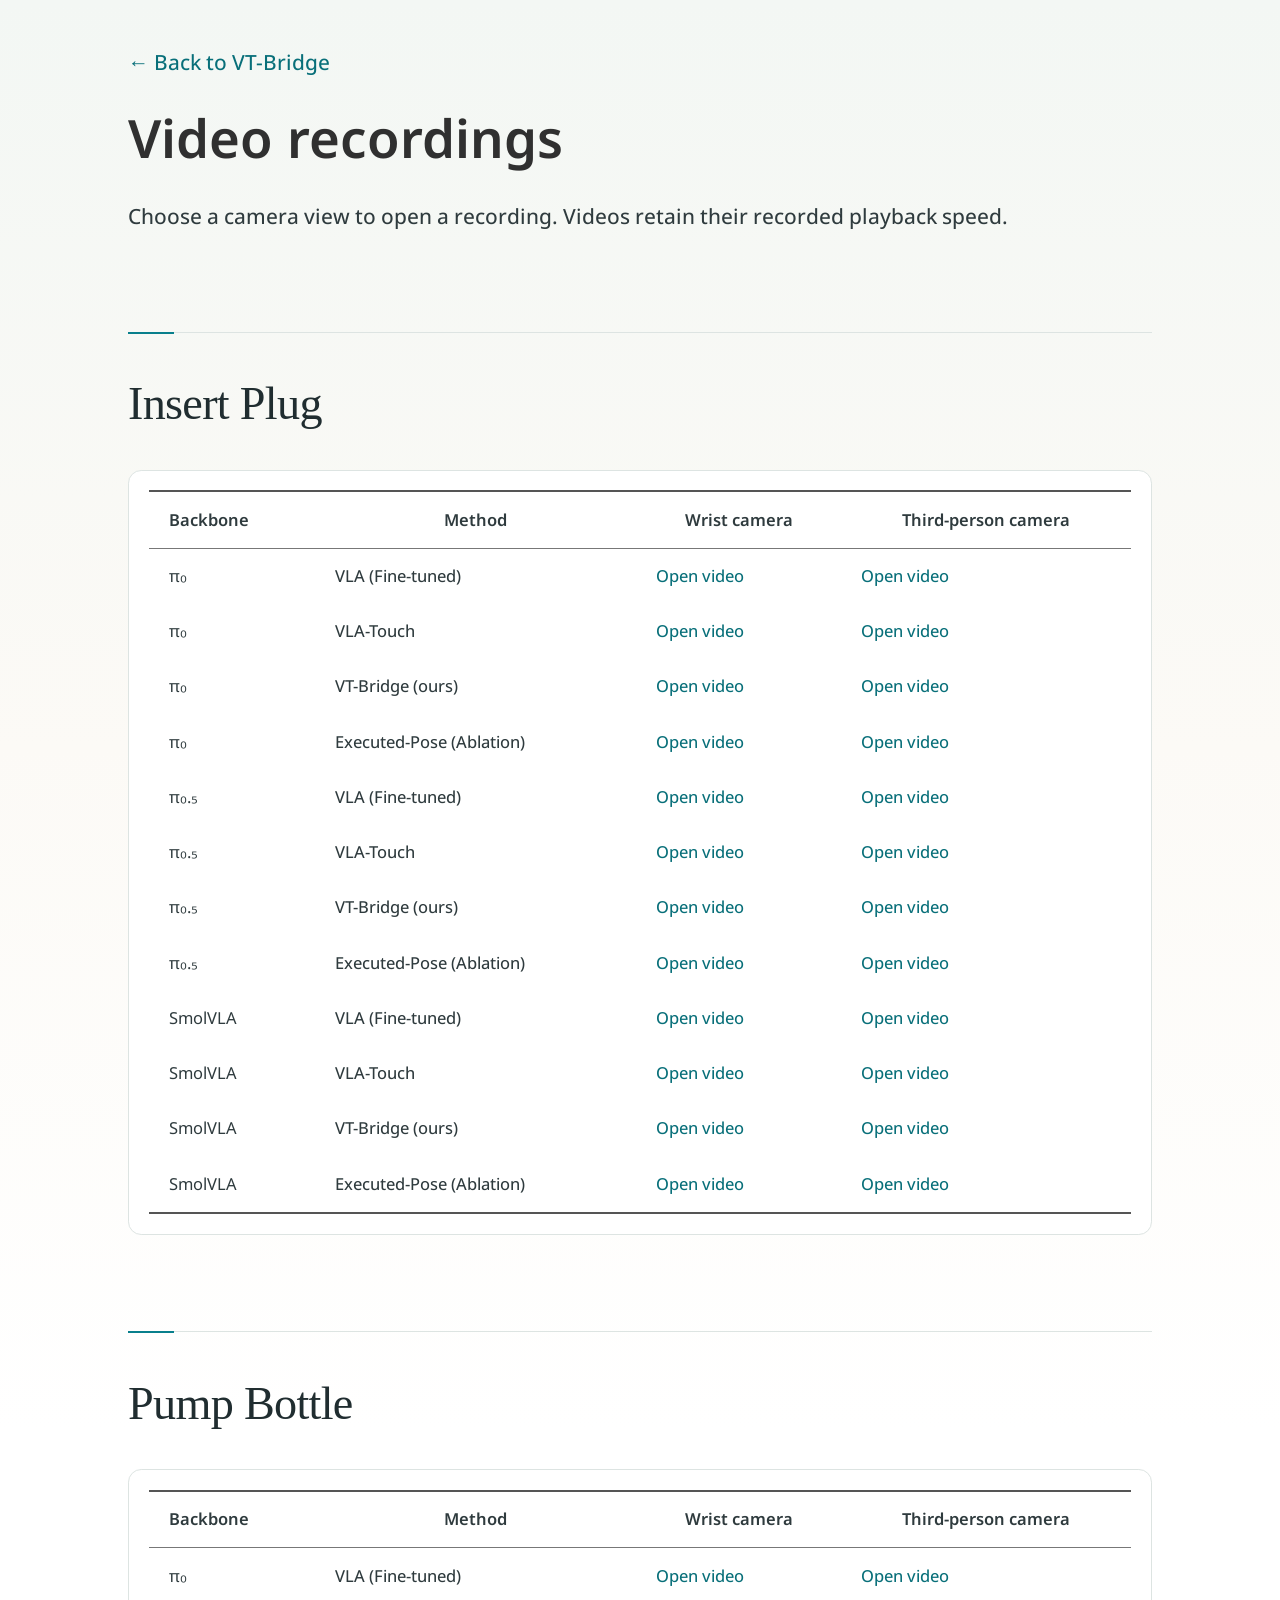
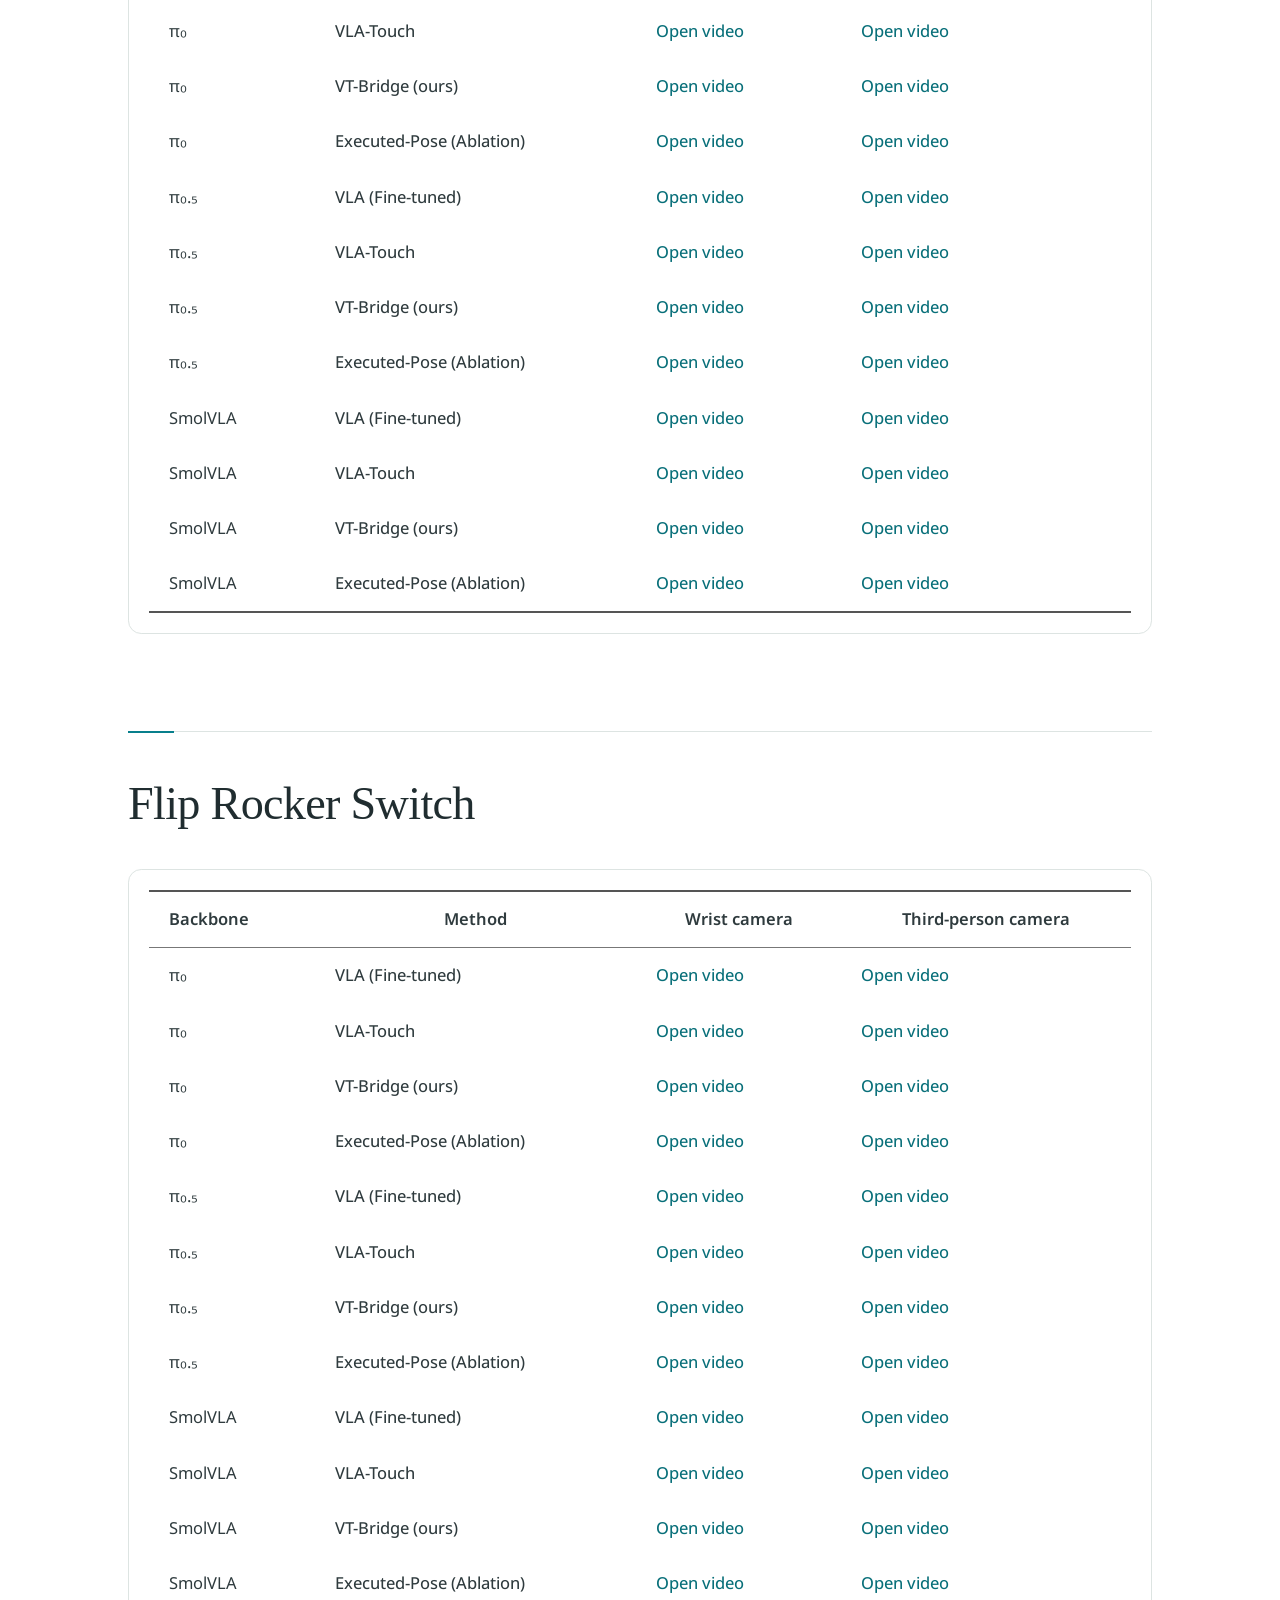
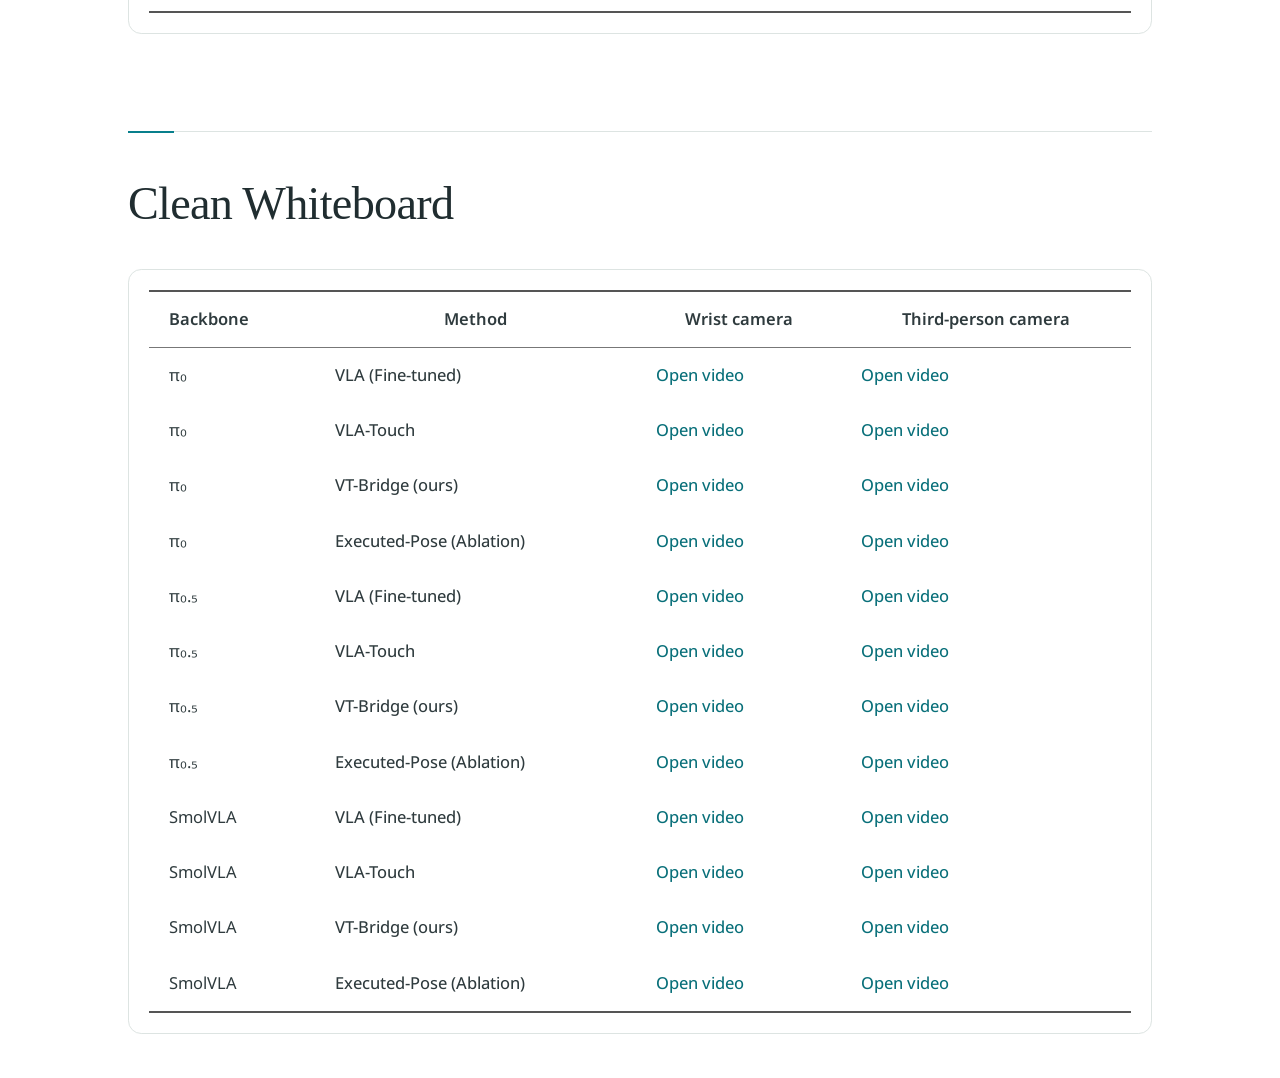
<file: video-library.html>
<!doctype html><html lang="en"><head><meta charset="utf-8"><meta name="viewport" content="width=device-width, initial-scale=1"><meta name="robots" content="noindex"><title>VT-Bridge — Video recordings</title><link rel="stylesheet" href="styles.css"></head><body><main class="media-width video-library"><p><a href="index.html#experiments">← Back to VT-Bridge</a></p><h1>Video recordings</h1><p>Choose a camera view to open a recording. Videos retain their recorded playback speed.</p>
<section class="paper-section"><h2>Insert Plug</h2><div class="table-scroll"><table><thead><tr><th scope="col">Backbone</th><th scope="col">Method</th><th scope="col">Wrist camera</th><th scope="col">Third-person camera</th></tr></thead><tbody>
<tr><th scope="row">π₀</th><td>VLA (Fine-tuned)</td><td><a href="assets/videos/experiments/insert-plug/pi0/vla_only/wrist.mp4#t=43.3">Open video</a></td><td><a href="assets/videos/experiments/insert-plug/pi0/vla_only/left.mp4#t=41.6">Open video</a></td></tr>
<tr><th scope="row">π₀</th><td>VLA-Touch</td><td><a href="assets/videos/experiments/insert-plug/pi0/vla_touch/wrist.mp4#t=34.0">Open video</a></td><td><a href="assets/videos/experiments/insert-plug/pi0/vla_touch/left.mp4#t=33.5">Open video</a></td></tr>
<tr><th scope="row">π₀</th><td>VT-Bridge (ours)</td><td><a href="assets/videos/experiments/insert-plug/pi0/residual/wrist.mp4#t=32.3">Open video</a></td><td><a href="assets/videos/experiments/insert-plug/pi0/residual/left.mp4#t=31.8">Open video</a></td></tr>
<tr><th scope="row">π₀</th><td>Executed-Pose (Ablation)</td><td><a href="assets/videos/ablations/actual-goal/insert-plug/pi0/wrist.mp4#t=30.0">Open video</a></td><td><a href="assets/videos/ablations/actual-goal/insert-plug/pi0/left.mp4#t=28.9">Open video</a></td></tr>
<tr><th scope="row">π₀.₅</th><td>VLA (Fine-tuned)</td><td><a href="assets/videos/experiments/insert-plug/pi05/vla_only/wrist.mp4#t=26.2">Open video</a></td><td><a href="assets/videos/experiments/insert-plug/pi05/vla_only/left.mp4#t=26.0">Open video</a></td></tr>
<tr><th scope="row">π₀.₅</th><td>VLA-Touch</td><td><a href="assets/videos/experiments/insert-plug/pi05/vla_touch/wrist.mp4#t=27.4">Open video</a></td><td><a href="assets/videos/experiments/insert-plug/pi05/vla_touch/left.mp4#t=26.3">Open video</a></td></tr>
<tr><th scope="row">π₀.₅</th><td>VT-Bridge (ours)</td><td><a href="assets/videos/experiments/insert-plug/pi05/residual/wrist.mp4#t=34.5">Open video</a></td><td><a href="assets/videos/experiments/insert-plug/pi05/residual/left.mp4#t=34.1">Open video</a></td></tr>
<tr><th scope="row">π₀.₅</th><td>Executed-Pose (Ablation)</td><td><a href="assets/videos/ablations/actual-goal/insert-plug/pi05/wrist.mp4#t=23.7">Open video</a></td><td><a href="assets/videos/ablations/actual-goal/insert-plug/pi05/left.mp4#t=23.9">Open video</a></td></tr>
<tr><th scope="row">SmolVLA</th><td>VLA (Fine-tuned)</td><td><a href="assets/videos/experiments/insert-plug/smolvla/vla_only/wrist.mp4#t=0">Open video</a></td><td><a href="assets/videos/experiments/insert-plug/smolvla/vla_only/left.mp4#t=0">Open video</a></td></tr>
<tr><th scope="row">SmolVLA</th><td>VLA-Touch</td><td><a href="assets/videos/experiments/insert-plug/smolvla/vla_touch/wrist.mp4#t=0">Open video</a></td><td><a href="assets/videos/experiments/insert-plug/smolvla/vla_touch/left.mp4#t=0">Open video</a></td></tr>
<tr><th scope="row">SmolVLA</th><td>VT-Bridge (ours)</td><td><a href="assets/videos/experiments/insert-plug/smolvla/residual/wrist.mp4#t=1.5">Open video</a></td><td><a href="assets/videos/experiments/insert-plug/smolvla/residual/left.mp4#t=0">Open video</a></td></tr>
<tr><th scope="row">SmolVLA</th><td>Executed-Pose (Ablation)</td><td><a href="assets/videos/ablations/actual-goal/insert-plug/smolvla/wrist.mp4#t=0">Open video</a></td><td><a href="assets/videos/ablations/actual-goal/insert-plug/smolvla/left.mp4#t=0">Open video</a></td></tr>
</tbody></table></div></section>
<section class="paper-section"><h2>Pump Bottle</h2><div class="table-scroll"><table><thead><tr><th scope="col">Backbone</th><th scope="col">Method</th><th scope="col">Wrist camera</th><th scope="col">Third-person camera</th></tr></thead><tbody>
<tr><th scope="row">π₀</th><td>VLA (Fine-tuned)</td><td><a href="assets/videos/experiments/pump-bottle/pi0/vla_only/wrist.mp4#t=27.3">Open video</a></td><td><a href="assets/videos/experiments/pump-bottle/pi0/vla_only/left.mp4#t=28.7">Open video</a></td></tr>
<tr><th scope="row">π₀</th><td>VLA-Touch</td><td><a href="assets/videos/experiments/pump-bottle/pi0/vla_touch/wrist.mp4#t=35.3">Open video</a></td><td><a href="assets/videos/experiments/pump-bottle/pi0/vla_touch/left.mp4#t=36.2">Open video</a></td></tr>
<tr><th scope="row">π₀</th><td>VT-Bridge (ours)</td><td><a href="assets/videos/experiments/pump-bottle/pi0/residual/wrist.mp4#t=50.0">Open video</a></td><td><a href="assets/videos/experiments/pump-bottle/pi0/residual/left.mp4#t=50.7">Open video</a></td></tr>
<tr><th scope="row">π₀</th><td>Executed-Pose (Ablation)</td><td><a href="assets/videos/ablations/actual-goal/pump-bottle/pi0/wrist.mp4#t=28.1">Open video</a></td><td><a href="assets/videos/ablations/actual-goal/pump-bottle/pi0/left.mp4#t=28.0">Open video</a></td></tr>
<tr><th scope="row">π₀.₅</th><td>VLA (Fine-tuned)</td><td><a href="assets/videos/experiments/pump-bottle/pi05/vla_only/wrist.mp4#t=37.4">Open video</a></td><td><a href="assets/videos/experiments/pump-bottle/pi05/vla_only/left.mp4#t=37.9">Open video</a></td></tr>
<tr><th scope="row">π₀.₅</th><td>VLA-Touch</td><td><a href="assets/videos/experiments/pump-bottle/pi05/vla_touch/wrist.mp4#t=46.0">Open video</a></td><td><a href="assets/videos/experiments/pump-bottle/pi05/vla_touch/left.mp4#t=45.7">Open video</a></td></tr>
<tr><th scope="row">π₀.₅</th><td>VT-Bridge (ours)</td><td><a href="assets/videos/experiments/pump-bottle/pi05/residual/wrist.mp4#t=30.0">Open video</a></td><td><a href="assets/videos/experiments/pump-bottle/pi05/residual/left.mp4#t=28.2">Open video</a></td></tr>
<tr><th scope="row">π₀.₅</th><td>Executed-Pose (Ablation)</td><td><a href="assets/videos/ablations/actual-goal/pump-bottle/pi05/wrist.mp4#t=19.4">Open video</a></td><td><a href="assets/videos/ablations/actual-goal/pump-bottle/pi05/left.mp4#t=24.7">Open video</a></td></tr>
<tr><th scope="row">SmolVLA</th><td>VLA (Fine-tuned)</td><td><a href="assets/videos/experiments/pump-bottle/smolvla/vla_only/wrist.mp4#t=1.0">Open video</a></td><td><a href="assets/videos/experiments/pump-bottle/smolvla/vla_only/left.mp4#t=0">Open video</a></td></tr>
<tr><th scope="row">SmolVLA</th><td>VLA-Touch</td><td><a href="assets/videos/experiments/pump-bottle/smolvla/vla_touch/wrist.mp4#t=0">Open video</a></td><td><a href="assets/videos/experiments/pump-bottle/smolvla/vla_touch/left.mp4#t=1.5">Open video</a></td></tr>
<tr><th scope="row">SmolVLA</th><td>VT-Bridge (ours)</td><td><a href="assets/videos/experiments/pump-bottle/smolvla/residual/wrist.mp4#t=1.0">Open video</a></td><td><a href="assets/videos/experiments/pump-bottle/smolvla/residual/left.mp4#t=1.0">Open video</a></td></tr>
<tr><th scope="row">SmolVLA</th><td>Executed-Pose (Ablation)</td><td><a href="assets/videos/ablations/actual-goal/pump-bottle/smolvla/wrist.mp4#t=0.5">Open video</a></td><td><a href="assets/videos/ablations/actual-goal/pump-bottle/smolvla/left.mp4#t=0.5">Open video</a></td></tr>
</tbody></table></div></section>
<section class="paper-section"><h2>Flip Rocker Switch</h2><div class="table-scroll"><table><thead><tr><th scope="col">Backbone</th><th scope="col">Method</th><th scope="col">Wrist camera</th><th scope="col">Third-person camera</th></tr></thead><tbody>
<tr><th scope="row">π₀</th><td>VLA (Fine-tuned)</td><td><a href="assets/videos/experiments/switch/pi0/vla_only/wrist.mp4#t=30.5">Open video</a></td><td><a href="assets/videos/experiments/switch/pi0/vla_only/left.mp4#t=31.2">Open video</a></td></tr>
<tr><th scope="row">π₀</th><td>VLA-Touch</td><td><a href="assets/videos/experiments/switch/pi0/vla_touch/wrist.mp4#t=35.9">Open video</a></td><td><a href="assets/videos/experiments/switch/pi0/vla_touch/left.mp4#t=36.9">Open video</a></td></tr>
<tr><th scope="row">π₀</th><td>VT-Bridge (ours)</td><td><a href="assets/videos/experiments/switch/pi0/residual/wrist.mp4#t=32.3">Open video</a></td><td><a href="assets/videos/experiments/switch/pi0/residual/left.mp4#t=33.0">Open video</a></td></tr>
<tr><th scope="row">π₀</th><td>Executed-Pose (Ablation)</td><td><a href="assets/videos/ablations/actual-goal/switch/pi0/wrist.mp4#t=32.4">Open video</a></td><td><a href="assets/videos/ablations/actual-goal/switch/pi0/left.mp4#t=31.7">Open video</a></td></tr>
<tr><th scope="row">π₀.₅</th><td>VLA (Fine-tuned)</td><td><a href="assets/videos/experiments/switch/pi05/vla_only/wrist.mp4#t=26.5">Open video</a></td><td><a href="assets/videos/experiments/switch/pi05/vla_only/left.mp4#t=25.3">Open video</a></td></tr>
<tr><th scope="row">π₀.₅</th><td>VLA-Touch</td><td><a href="assets/videos/experiments/switch/pi05/vla_touch/wrist.mp4#t=37.9">Open video</a></td><td><a href="assets/videos/experiments/switch/pi05/vla_touch/left.mp4#t=38.0">Open video</a></td></tr>
<tr><th scope="row">π₀.₅</th><td>VT-Bridge (ours)</td><td><a href="assets/videos/experiments/switch/pi05/residual/wrist.mp4#t=26.2">Open video</a></td><td><a href="assets/videos/experiments/switch/pi05/residual/left.mp4#t=26.4">Open video</a></td></tr>
<tr><th scope="row">π₀.₅</th><td>Executed-Pose (Ablation)</td><td><a href="assets/videos/ablations/actual-goal/switch/pi05/wrist.mp4#t=22.1">Open video</a></td><td><a href="assets/videos/ablations/actual-goal/switch/pi05/left.mp4#t=22.9">Open video</a></td></tr>
<tr><th scope="row">SmolVLA</th><td>VLA (Fine-tuned)</td><td><a href="assets/videos/experiments/switch/smolvla/vla_only/wrist.mp4#t=1.5">Open video</a></td><td><a href="assets/videos/experiments/switch/smolvla/vla_only/left.mp4#t=1.5">Open video</a></td></tr>
<tr><th scope="row">SmolVLA</th><td>VLA-Touch</td><td><a href="assets/videos/experiments/switch/smolvla/vla_touch/wrist.mp4#t=2.0">Open video</a></td><td><a href="assets/videos/experiments/switch/smolvla/vla_touch/left.mp4#t=1.5">Open video</a></td></tr>
<tr><th scope="row">SmolVLA</th><td>VT-Bridge (ours)</td><td><a href="assets/videos/experiments/switch/smolvla/residual/wrist.mp4#t=1.0">Open video</a></td><td><a href="assets/videos/experiments/switch/smolvla/residual/left.mp4#t=0">Open video</a></td></tr>
<tr><th scope="row">SmolVLA</th><td>Executed-Pose (Ablation)</td><td><a href="assets/videos/ablations/actual-goal/switch/smolvla/wrist.mp4#t=0.5">Open video</a></td><td><a href="assets/videos/ablations/actual-goal/switch/smolvla/left.mp4#t=0.5">Open video</a></td></tr>
</tbody></table></div></section>
<section class="paper-section"><h2>Clean Whiteboard</h2><div class="table-scroll"><table><thead><tr><th scope="col">Backbone</th><th scope="col">Method</th><th scope="col">Wrist camera</th><th scope="col">Third-person camera</th></tr></thead><tbody>
<tr><th scope="row">π₀</th><td>VLA (Fine-tuned)</td><td><a href="assets/videos/experiments/whiteboard/pi0/vla_only/wrist.mp4#t=31.7">Open video</a></td><td><a href="assets/videos/experiments/whiteboard/pi0/vla_only/left.mp4#t=31.7">Open video</a></td></tr>
<tr><th scope="row">π₀</th><td>VLA-Touch</td><td><a href="assets/videos/experiments/whiteboard/pi0/vla_touch/wrist.mp4#t=30.7">Open video</a></td><td><a href="assets/videos/experiments/whiteboard/pi0/vla_touch/left.mp4#t=30.5">Open video</a></td></tr>
<tr><th scope="row">π₀</th><td>VT-Bridge (ours)</td><td><a href="assets/videos/experiments/whiteboard/pi0/residual/wrist.mp4#t=36.5">Open video</a></td><td><a href="assets/videos/experiments/whiteboard/pi0/residual/left.mp4#t=37.8">Open video</a></td></tr>
<tr><th scope="row">π₀</th><td>Executed-Pose (Ablation)</td><td><a href="assets/videos/ablations/actual-goal/whiteboard/pi0/wrist.mp4#t=31.9">Open video</a></td><td><a href="assets/videos/ablations/actual-goal/whiteboard/pi0/left.mp4#t=31.4">Open video</a></td></tr>
<tr><th scope="row">π₀.₅</th><td>VLA (Fine-tuned)</td><td><a href="assets/videos/experiments/whiteboard/pi05/vla_only/wrist.mp4#t=22.8">Open video</a></td><td><a href="assets/videos/experiments/whiteboard/pi05/vla_only/left.mp4#t=23.5">Open video</a></td></tr>
<tr><th scope="row">π₀.₅</th><td>VLA-Touch</td><td><a href="assets/videos/experiments/whiteboard/pi05/vla_touch/wrist.mp4#t=26.0">Open video</a></td><td><a href="assets/videos/experiments/whiteboard/pi05/vla_touch/left.mp4#t=26.3">Open video</a></td></tr>
<tr><th scope="row">π₀.₅</th><td>VT-Bridge (ours)</td><td><a href="assets/videos/experiments/whiteboard/pi05/residual/wrist.mp4#t=24.9">Open video</a></td><td><a href="assets/videos/experiments/whiteboard/pi05/residual/left.mp4#t=26.0">Open video</a></td></tr>
<tr><th scope="row">π₀.₅</th><td>Executed-Pose (Ablation)</td><td><a href="assets/videos/ablations/actual-goal/whiteboard/pi05/wrist.mp4#t=24.8">Open video</a></td><td><a href="assets/videos/ablations/actual-goal/whiteboard/pi05/left.mp4#t=23.6">Open video</a></td></tr>
<tr><th scope="row">SmolVLA</th><td>VLA (Fine-tuned)</td><td><a href="assets/videos/experiments/whiteboard/smolvla/vla_only/wrist.mp4#t=0">Open video</a></td><td><a href="assets/videos/experiments/whiteboard/smolvla/vla_only/left.mp4#t=0">Open video</a></td></tr>
<tr><th scope="row">SmolVLA</th><td>VLA-Touch</td><td><a href="assets/videos/experiments/whiteboard/smolvla/vla_touch/wrist.mp4#t=0">Open video</a></td><td><a href="assets/videos/experiments/whiteboard/smolvla/vla_touch/left.mp4#t=0">Open video</a></td></tr>
<tr><th scope="row">SmolVLA</th><td>VT-Bridge (ours)</td><td><a href="assets/videos/experiments/whiteboard/smolvla/residual/wrist.mp4#t=0.5">Open video</a></td><td><a href="assets/videos/experiments/whiteboard/smolvla/residual/left.mp4#t=0.5">Open video</a></td></tr>
<tr><th scope="row">SmolVLA</th><td>Executed-Pose (Ablation)</td><td><a href="assets/videos/ablations/actual-goal/whiteboard/smolvla/wrist.mp4#t=0">Open video</a></td><td><a href="assets/videos/ablations/actual-goal/whiteboard/smolvla/left.mp4#t=0">Open video</a></td></tr>
</tbody></table></div></section>
</main></body></html>
</file>
<file: styles.css>
@font-face {
  font-family: 'Noto Sans';
  font-style: normal;
  font-weight: 400 700;
  font-stretch: 100%;
  font-display: swap;
  src: url(assets/fonts/noto-sans-greek.woff2) format('woff2');
  unicode-range: U+0370-0377, U+037A-037F, U+0384-038A, U+038C, U+038E-03A1, U+03A3-03FF;
}

@font-face {
  font-family: 'Noto Sans';
  font-style: normal;
  font-weight: 400 700;
  font-stretch: 100%;
  font-display: swap;
  src: url(assets/fonts/noto-sans-latin-ext.woff2) format('woff2');
  unicode-range: U+0100-02BA, U+02BD-02C5, U+02C7-02CC, U+02CE-02D7, U+02DD-02FF, U+0304, U+0308, U+0329, U+1D00-1DBF, U+1E00-1E9F, U+1EF2-1EFF, U+2020, U+20A0-20AB, U+20AD-20C0, U+2113, U+2C60-2C7F, U+A720-A7FF;
}

@font-face {
  font-family: 'Noto Sans';
  font-style: normal;
  font-weight: 400 700;
  font-stretch: 100%;
  font-display: swap;
  src: url(assets/fonts/noto-sans-latin.woff2) format('woff2');
  unicode-range: U+0000-00FF, U+0131, U+0152-0153, U+02BB-02BC, U+02C6, U+02DA, U+02DC, U+0304, U+0308, U+0329, U+2000-206F, U+20AC, U+2122, U+2191, U+2193, U+2212, U+2215, U+FEFF, U+FFFD;
}

:root {
  color-scheme: light;
  font-family: "Noto Sans", Arial, sans-serif;
  color: #4a4a4a;
  background: #fff;
  font-synthesis: none;
  --ink: #25374a;
  --accent: #326b96;
  --rule: #e2e7ec;
  --reading-width: 880px;
  --media-width: 100%;
}
* { box-sizing: border-box; }
body { margin: 0; font-size: 16px; line-height: 1.65; }
::selection { background: #deebf5; color: #25374a; }
/* Use 80% of the browser width; tablet and mobile gutters are set below. */
main { padding: 0 10%; }
.reading-width { width: 100%; max-width: var(--reading-width); margin-inline: auto; }
.media-width { width: 100%; max-width: var(--media-width); margin-inline: auto; }
/* All research sections share a left edge; prose stays within a readable measure. */
.paper-section.reading-width { max-width: var(--media-width); }
.paper-section > .prose, .citation-toolbar, .citation-section pre { max-width: var(--reading-width); }
figure, p { margin: 0; }
button { font: inherit; }
a { color: #2675ab; text-decoration: none; }
a:hover { text-decoration: underline; }
button:focus-visible, a:focus-visible, [tabindex]:focus-visible { outline: 3px solid #2675ab; outline-offset: 5px; }
.skip-link { position: absolute; top: -80px; left: 20px; padding: 10px 16px; background: #fff; z-index: 2; }
.skip-link:focus { top: 12px; }
.mobile-view-note { display: none; }

/* Centered paper masthead; the research media follows directly below. */
.paper-header { max-width: var(--media-width); padding-top: 64px; text-align: center; }
h1 { margin: 0 0 28px; font-size: clamp(32px, 4vw, 48px); font-weight: 600; line-height: 1.125; letter-spacing: normal; text-wrap: balance; color: #303030; }
.paper-title { margin-bottom: 30px; }
.paper-title-name { display: block; width: fit-content; margin: 0 auto 18px; font-size: clamp(48px, 7vw, 80px); font-weight: 700; line-height: 1.25; letter-spacing: -.055em; color: #000; }
.paper-title-description { display: block; max-width: 880px; margin-inline: auto; font-size: clamp(24px, 3vw, 36px); font-weight: 600; line-height: 1.3; letter-spacing: -.025em; text-wrap: balance; }
.title-vision { color: #087f8c; }
.title-tactile { color: #d45b45; }
.authors { display: flex; flex-wrap: wrap; justify-content: center; gap: 4px 24px; font-size: 20px; line-height: 1.5; }
sup { font-size: .65em; vertical-align: super; line-height: 0; }
.affiliations { display: flex; flex-wrap: wrap; justify-content: center; gap: 0 22px; margin-top: 8px; font-size: 18px; }
.venue { margin-top: 10px; font-size: 16px; color: #717b85; font-weight: 400; }
.paper-links { display: flex; flex-wrap: wrap; justify-content: center; gap: 9px; margin-top: 22px; }
.resource-link { display: inline-flex; align-items: center; justify-content: center; gap: 8px; min-height: 41px; padding: 7px 19px; border: 1px solid #25374a; border-radius: 24px; background: #25374a; color: white; font-size: 15px; line-height: 1.4; }
button.resource-link { cursor: pointer; }
.resource-link:disabled { opacity: 1; cursor: default; }
.resource-link:not(:disabled):hover { background: #326b96; border-color: #326b96; text-decoration: none; }
.resource-link svg { width: 16px; height: 16px; fill: none; stroke: currentColor; stroke-width: 1.7; stroke-linecap: round; stroke-linejoin: round; }
.resource-note { min-height: 20px; margin-top: 9px; font-size: 12px; color: #747474; }
.teaser { margin-top: 37px; }
.presentation-video { margin-top: 40px; }
.presentation-video video { display: block; width: 100%; height: auto; min-height: 200px; aspect-ratio: 16 / 9; border: 0; background: #f6f8fa; }

/* Real media replaces the complete neutral placeholder frame. */
.media-placeholder { display: flex; flex-direction: column; align-items: center; justify-content: center; gap: 9px; padding: 24px; border: 1px solid #e0e0e0; background: #f5f5f5; text-align: center; }
.teaser-placeholder { aspect-ratio: 16 / 7; min-height: 250px; }
.placeholder-title { color: #666; font-size: 18px; line-height: 1.45; }
.placeholder-detail { color: #777; font-size: 14px; line-height: 1.5; }
.placeholder-icon { width: 48px; height: 48px; margin-bottom: 5px; fill: none; stroke: #999; stroke-width: 1.25; stroke-linecap: round; stroke-linejoin: round; }
.diagram-icon { width: 64px; }
figcaption { margin-top: 16px; color: #65717c; font-size: 14px; line-height: 1.65; text-align: left; }
img, video { display: block; width: 100%; height: auto; }
video { background: #f5f5f5; }
video.comparison-video { aspect-ratio: 4 / 3; object-fit: contain; }

/* Readable text columns with wider figures and experiments. */
.paper-section { margin-top: 80px; }
section.paper-section:not(#abstract) { border-top: 1px solid var(--rule); padding-top: 36px; }
h2 { color: var(--ink); margin: 0 0 28px; text-align: left; font-size: 32px; font-weight: 600; line-height: 1.2; letter-spacing: -.035em; text-wrap: balance; }
.prose { line-height: 1.7; }
.prose p + p { margin-top: 20px; }
.section-intro { margin-bottom: 24px; line-height: 1.7; }
.method-placeholder { aspect-ratio: 2.75; min-height: 230px; }
.figure-explanation { margin-top: 24px; }

/* Each task is a row; matching methods keep their positions across rows. */
.experiments { margin-top: 80px; }
.experiment { margin-top: 40px; }
.experiment + .experiment { margin-top: 56px; }
h3 { color: var(--ink); margin: 0 0 16px; text-align: left; font-size: 24px; font-weight: 600; line-height: 1.3; letter-spacing: -.02em; }
.task-description { margin-bottom: 24px; text-align: center; font-size: 16px; }
.comparison-grid { display: grid; grid-template-columns: repeat(3, minmax(0, 1fr)); gap: 22px; }
.gallery-video .on-demand-player { border-radius: 4px; overflow: hidden; }
.comparison-grid figure, .analysis-grid figure { min-width: 0; }
h4 { display: flex; align-items: center; justify-content: flex-start; min-height: 48px; margin: 0 0 12px; text-align: left; font-size: 16px; font-weight: 600; line-height: 1.4; }
.video-placeholder { aspect-ratio: 4 / 3; padding: 18px 10px; }
.video-placeholder .placeholder-title { font-size: 15px; }
.video-symbol { font-family: Arial, sans-serif; font-size: 34px; color: #999; line-height: 1; }
.comparison-grid figcaption { font-size: 14px; }
.experiment-note { margin-top: 17px; text-align: center; color: #717171; font-size: 13px; }

.results-placeholder { aspect-ratio: 3; min-height: 230px; }
.result-table-block { margin-top: 34px; }
.table-scroll { overflow-x: auto; }
table { width: 100%; margin-inline: auto; border-collapse: collapse; font-size: 15px; text-align: center; }
caption { padding: 0 0 14px; text-align: center; font-size: 14px; color: #626262; }
thead { border-top: 2px solid #555; border-bottom: 1px solid #777; }
tbody { border-bottom: 2px solid #555; }
th, td { padding: 12px 18px; white-space: nowrap; }
th { font-weight: 600; }
tbody th { font-weight: 400; }
th:first-child { text-align: left; }
.table-note { margin-top: 12px; color: #717171; font-size: 13px; line-height: 1.65; }
.analysis-grid { display: grid; grid-template-columns: repeat(2, minmax(0, 1fr)); gap: 28px; }
.analysis-placeholder { aspect-ratio: 1.8; min-height: 210px; }
.analysis-comparison { margin-top: 42px; }
.two-columns { grid-template-columns: repeat(2, minmax(0, 1fr)); max-width: 920px; margin-inline: auto; }

.citation-section { padding-bottom: 72px; }
.citation-toolbar { display: flex; justify-content: space-between; align-items: center; gap: 16px; margin-bottom: 12px; color: #717171; font-size: 13px; }
#copy-bibtex { flex-shrink: 0; padding: 7px 12px; background: #fff; color: #363636; border: 1px solid #ccc; border-radius: 4px; font-size: 13px; cursor: pointer; }
#copy-bibtex:hover { background: #f5f5f5; border-color: #999; }
pre { margin: 0; padding: 24px; overflow-x: auto; background: #f6f8fa; color: #405164; border-left: 2px solid #bacddd; font-size: 13px; line-height: 1.7; tab-size: 2; }
code { font-family: "Liberation Mono", Consolas, monospace; }
.copy-status { min-height: 23px; margin-top: 10px; font-size: 13px; color: #626262; }

/* Video comparisons: lightweight native selectors, left-aligned research headings. */
[hidden] { display: none !important; }
.visually-hidden { position: absolute; width: 1px; height: 1px; padding: 0; margin: -1px; overflow: hidden; clip-path: inset(50%); white-space: nowrap; border: 0; }
.gallery-note { margin-top: -16px; margin-bottom: 28px; color: #666; font-size: 14px; }
.gallery-selector { min-width: 0; padding: 0; margin: 0; border: 0; }
.selector-legend { padding: 0; margin-bottom: 9px; font-size: 12px; font-weight: 600; letter-spacing: .06em; color: #65717c; }
.selector-options { display: flex; flex-wrap: wrap; gap: 8px 24px; }
.selector-choice { position: relative; cursor: pointer; }
.selector-choice input { position: absolute; width: 1px; height: 1px; opacity: 0; }
.selector-choice span { display: block; padding: 8px 3px 10px; border-bottom: 2px solid transparent; color: #707070; line-height: 1.5; }
.selector-choice input:checked + span { border-bottom-color: var(--accent); color: var(--accent); font-weight: 600; }
.selector-choice input:focus-visible + span { outline: 3px solid #2675ab; outline-offset: 4px; }
.selector-choice:hover span { color: #262626; }
.backbone-selector { padding-bottom: 8px; border-bottom: 1px solid var(--rule); margin-top: 32px; }
.backbone-selector .selector-options { gap: 30px; }
.backbone-selector .selector-choice span { min-width: 48px; font-size: 20px; }
.gallery-task-header { display: flex; align-items: flex-start; justify-content: space-between; gap: 24px; margin-bottom: 18px; }
.gallery-task-heading h3 { margin-bottom: 6px; font-size: 20px; }
.gallery-task-description { color: #65717c; font-size: 14px; max-width: 600px; }
.camera-selector { flex-shrink: 0; }
.camera-selector .selector-legend { position: absolute; width: 1px; height: 1px; overflow: hidden; clip-path: inset(50%); }
.camera-selector .selector-options { gap: 18px; }
.camera-selector .selector-choice span { font-size: 13px; }
.gallery-video h4 { min-height: 30px; margin-bottom: 12px; }
.gallery-video video { aspect-ratio: 4 / 3; object-fit: contain; }
.gallery-video figcaption { text-align: left; font-size: 12px; color: #707070; margin-top: 10px; }
.gallery-pair { grid-template-columns: repeat(2, minmax(0, 1fr)); max-width: 920px; margin-inline: auto; }
.media-error { font-size: 13px; margin-top: 10px; }
.detailed-analysis { margin-top: 64px; padding-top: 36px; border-top: 1px solid #e5e5e5; }
.detailed-analysis .task-description { text-align: left; margin-inline: 0; }
.detailed-analysis h5 { margin: 0 0 12px; text-align: left; font-size: 16px; font-weight: 600; }
.analysis-task-title { font-size: 20px; font-weight: 600; min-height: 0; margin-bottom: 12px; }
.detailed-analysis .two-columns { margin-inline: auto; }
.video-library { padding-block: 40px; }
.video-library h1 { text-align: left; margin-top: 25px; }
.video-library table td { text-align: left; }

@media (max-width: 935px) {
  main { padding-inline: 24px; }
  .paper-header { padding-top: 42px; }
  .comparison-grid { gap: 16px; }
  h4 { font-size: 15px; }
  .paper-section { margin-top: 60px; }
  .placeholder-title { font-size: 17px; }
  .video-placeholder .placeholder-title { font-size: 13px; }
  .comparison-grid figcaption { font-size: 14px; }
}
@media (max-width: 682px) {
  body { font-size: 16px; }
  main { padding-inline: 20px; }
  .paper-header { padding-top: 34px; }
  h1 { font-size: clamp(28px, 7.8vw, 34px); letter-spacing: normal; line-height: 1.2; margin-bottom: 22px; }
  .authors { font-size: 17px; gap: 3px 15px; }
  .affiliations { font-size: 15px; gap: 3px 14px; }
  .venue { font-size: 16px; }
  .paper-links { gap: 6px; }
  .resource-link { padding: 8px 10px; gap: 6px; font-size: 14px; }
  .teaser { margin-top: 28px; }
  .teaser-placeholder { aspect-ratio: 4 / 3; min-height: 210px; }
  .placeholder-detail { font-size: 13px; }
  figcaption { font-size: 14px; }
  h2 { font-size: 28px; margin-bottom: 20px; }
  h3 { font-size: 22px; }
  h4 { min-height: auto; font-size: 16px; }
  .paper-section { margin-top: 52px; }
  .method-placeholder, .results-placeholder { aspect-ratio: 1.6; min-height: 200px; }
  .comparison-grid, .analysis-grid { grid-template-columns: 1fr; gap: 28px; }
  .video-placeholder .placeholder-title { font-size: 16px; }
  .comparison-grid figcaption { font-size: 14px; }
  .experiment + .experiment { margin-top: 46px; }
  .task-description, .experiment-note { text-align: left; }
  .analysis-placeholder { min-height: 200px; }
  th, td { padding: 11px 14px; }
  pre { padding: 18px; font-size: 12px; }
  .citation-toolbar { align-items: flex-start; font-size: 12px; }
  .citation-section { padding-bottom: 35px; }
  .gallery-task-header { flex-direction: column; gap: 8px; }
  .gallery-pair { grid-template-columns: 1fr; }
  .gallery-note { font-size: 13px; }
  .gallery-selector .selector-choice span { min-height: 44px; }
  .gallery-video h4 { min-height: 0; }
}
@media (max-width: 418px) {
  .paper-links { display: grid; grid-template-columns: repeat(2, max-content); }
}
@media print {
  .paper-title-name { color: #000; }
  .skip-link, .paper-links, .resource-note, #copy-bibtex, .copy-status { display: none; }
  main { padding: 0; }
  .paper-header { padding-top: 0; }
  h1 { font-size: 32px; }
  .paper-section { margin-top: 32px; }
  figure, table, pre { break-inside: avoid; }
  h2, h3, h4 { break-after: avoid; }
}

/* Paper content and directly transcribed research tables. */
.paper-copy { max-width: var(--reading-width); margin: 28px 0 0; }
.section-opening { margin-top: 0; margin-bottom: 30px; }
.paper-copy h3 { margin-bottom: 15px; }
.paper-figure { margin-top: 34px; margin-bottom: 34px; }
.compact-figure { max-width: var(--reading-width); margin-inline: 0; }
.paper-figure figcaption { max-width: 900px; margin-inline: 0; }
.method-equation { margin-block: 16px 20px; overflow-x: auto; text-align: left; }
.method-equation math { font-size: 23px; }
math { font-family: "STIX Two Math", "Cambria Math", "Latin Modern Math", math; }
.paper-equation { padding-block: 10px; font-family: Georgia, serif; font-size: 24px; text-align: center; }
.training-steps { padding-left: 24px; margin-block: 16px; }
.training-steps li + li { margin-top: 12px; }
.source-note { font-size: 13px; color: #707070; }
.content-heading { margin-top: 44px; }
.results-block { margin-top: 56px; }
.criteria-table { max-width: 900px; margin-top: 25px; }
.criteria-table td { text-align: left; }
.paper-results tbody { border-bottom: 1px solid #aaa; }
.paper-results tbody:last-child { border-bottom: 2px solid #555; }
.ours-row { font-weight: 600; background: #f2f6fa; }
.trial-count { display: block; color: #666; font-size: 12px; font-weight: 400; }
@media (max-width: 682px) {
  .paper-copy { margin-top: 28px; }
  .section-opening { margin-top: 0; }
  .paper-equation { font-size: 22px; }
}

/* Concise research presentation; compact tables follow the manuscript layout. */
.reading-copy { max-width: var(--reading-width); }
.paper-results { width: 100%; min-width: 740px; table-layout: fixed; font-size: 13px; line-height: 1.3; font-variant-numeric: tabular-nums; }
.paper-results .backbone-column { width: 11%; }
.paper-results .method-column { width: 21%; }
.paper-results .task-column { width: 15%; }
.paper-results .average-column { width: 8%; }
.paper-results caption { text-align: left; padding-bottom: 7px; font-size: 13px; color: #444; }
.paper-results th, .paper-results td { padding: 3px 4px; }
.paper-results thead { border-top-width: 1.5px; }
.paper-results thead th { padding-block: 5px; }
.paper-results thead th:nth-child(-n+2) { text-align: left; }
.paper-results td { text-align: center; }
.paper-results .result-value { display: inline-block; width: 34px; text-align: right; }
.paper-results th[scope="rowgroup"] { vertical-align: middle; font-weight: 400; }
.paper-results .method-cell { text-align: left; font-weight: 400; }
.paper-results .ours-row .method-cell, .best-value { font-weight: 600; }
.paper-results .trial-count { display: inline-block; width: 40px; text-align: left; font-size: 11px; white-space: nowrap; }
.paper-results tbody:last-child { border-bottom-width: 1.5px; }
.results-block { max-width: var(--reading-width); margin: 48px 0 0; }
.results-discussion { margin-bottom: 24px; line-height: 1.7; }
.results-block .table-scroll + .results-discussion { margin-top: 32px; }
.gallery-video h4 { margin-bottom: 9px; }
.gallery-task-header { margin-bottom: 14px; }
.experiment + .experiment { margin-top: 48px; padding-top: 28px; border-top: 1px solid #edf0f3; }
.paper-copy { margin-top: 26px; }
.interaction-figure { margin-top: 50px; }
.detailed-analysis { margin-top: 44px; padding-top: 30px; }
@media (max-width: 682px) {
  .paper-results { min-width: 740px; }
  .results-block { margin-top: 38px; }
  .camera-selector .selector-choice span { min-height: 44px; }
}

/* The poster is visible before a user requests the original recording. */
.on-demand-player { position: relative; }
.video-start {
  position: absolute; inset: 0; width: 100%; height: 100%;
  display: flex; align-items: center; justify-content: center;
  border: 0; border-radius: 0; padding: 0; background: transparent;
  cursor: pointer; color: #fff; font: inherit;
}
.video-start[hidden] { display: none; }
.video-start-label {
  padding: 10px 18px; border-radius: 24px;
  border: 1px solid rgba(255, 255, 255, .4);
  background: rgba(25, 39, 54, .85); font-size: 14px;
}
.video-start:hover .video-start-label { background: #25374a; }
.video-start:focus-visible { outline: 3px solid #245b91; outline-offset: 3px; }

/* RDP / AutoMate scale: 16px body at 1.5, 32px sections, 24px subsections. */
#abstract > h2 { text-align: center; }
#abstract { margin-top: 72px; }
#abstract > .prose { max-width: var(--media-width); margin-inline: auto; font-size: 17px; text-align: justify; }
.advantages-columns { display: grid; grid-template-columns: repeat(2, minmax(0, 1fr)); gap: 24px; margin-bottom: 28px; }
.advantages-list { margin: 0; padding-left: 24px; font-size: 17px; line-height: 1.7; }
.advantages-list > li + li { margin-top: 20px; }
.advantages-list li > strong:first-child { display: block; margin-bottom: 6px; }
.advantages-list ul { margin: 0; padding-left: 20px; }
.advantages-results { width: 60%; margin-inline: auto; }
.method-diagram, .method-overview { margin-block: 32px; }
.method-overview figcaption { text-align: justify; }
.method-diagram figcaption { max-width: var(--reading-width); }
.method-details { margin-top: 32px; }
.method-details h3:not(:first-child) { margin-top: 44px; }
.method-details .method-equation { margin-block: 18px 24px; }
.method-details .method-equation math { font-size: 21px; }
.action-chunk-definition { display: inline-block; font-family: "STIX Two Math", "Cambria Math", "Latin Modern Math", math; font-weight: 400; white-space: nowrap; }
.action-chunk-definition sub { position: relative; bottom: -.35em; vertical-align: baseline; font-size: .7em; line-height: 0; }
.inference-table {
  width: 100%; max-width: 520px; min-width: 0; margin-top: 24px;
  font-size: 14px; line-height: 1.5; font-variant-numeric: tabular-nums;
  border-collapse: collapse; border-bottom: 1.5px solid #555;
}
.inference-table caption { text-align: left; font-size: 13px; padding-bottom: 9px; color: #555; }
.inference-table th, .inference-table td { padding: 5px 8px; }
.inference-table th { text-align: left; }
.inference-table tbody th { font-weight: 400; }
.inference-table td { text-align: right; white-space: nowrap; }
.inference-table thead th:last-child { text-align: right; }
.inference-table thead { border-top: 1.5px solid #555; border-bottom: 1px solid #aaa; }
.inference-table tbody tr { border: 0; }
@media (max-width: 682px) {
  .method-diagram { max-width: 420px; margin-inline: auto; }
  .method-diagram img { aspect-ratio: 379.60 / 869.60; }
  .method-details .method-equation math { font-size: 19px; }
  .inference-table th, .inference-table td { padding: 5px 4px; }
}

/* Keep the mobile page airy without enlarging the manuscript tables. */
@media (max-width: 682px) {
  #abstract { margin-top: 52px; }
  .advantages-columns { grid-template-columns: 1fr; gap: 20px; }
  section.paper-section:not(#abstract) { padding-top: 26px; }
  .experiment + .experiment { margin-top: 36px; padding-top: 24px; }
  .method-details h3:not(:first-child) { margin-top: 34px; }
}
@media (forced-colors: active) {
  .paper-title-name { background: none; color: CanvasText; }
  .title-vision, .title-tactile { color: CanvasText; }
}

/* Editorial visual design: warm paper, teal vision, coral touch. */
:root {
  --ink: #202d30;
  --accent: #087f8c;
  --rule: #dde4e2;
  --paper: #fafaf7;
  --muted: #4f6063;
  color: #2f3b3e;
  background: var(--paper);
}
/* Match the preferred 110% view at the browser's default zoom. */
html { zoom: 1.1; scroll-behavior: smooth; scroll-padding-top: 100px; }
body { font-size: 19px; font-weight: 450; line-height: 1.75; background: linear-gradient(180deg, #f3f7f4 0, #fcfaf6 680px, #fff 1300px); }
::selection { background: #cdeae7; color: #163b3e; }
a { color: #086f79; text-underline-offset: 4px; }
strong { color: var(--ink); }
button:focus-visible, a:focus-visible, [tabindex]:focus-visible { outline-color: var(--accent); }
.skip-link { z-index: 20; }
.site-nav {
  position: sticky; top: 0; z-index: 10;
  display: flex; align-items: center; justify-content: space-between; gap: 28px;
  padding: 17px 10%;
  border-bottom: 1px solid var(--rule);
  background: rgba(250, 250, 247, .96);
  backdrop-filter: blur(16px);
}
.nav-wordmark { display: inline-flex; align-items: baseline; flex-shrink: 0; color: #000; font-size: 20px; font-weight: 700; letter-spacing: -.06em; }
.nav-wordmark:hover { text-decoration: none; }
.brand-dot { width: 6px; height: 6px; margin-left: 7px; border-radius: 50%; background: #d45b45; }
.nav-links { display: flex; align-items: center; gap: 10px; }
.nav-links a { padding: 6px 11px; border-radius: 6px; color: #374b4e; font-size: 14px; font-weight: 600; transition: background .18s, color .18s; }
.nav-links a:hover, .nav-links a[aria-current="location"] { color: #086f79; background: #e5efea; text-decoration: none; }
.paper-header { position: relative; isolation: isolate; padding-top: 70px; }
.paper-header::before { content: ""; position: absolute; inset: 0 -20px -50px; z-index: -1; pointer-events: none; background: radial-gradient(ellipse at 22% 34%, #b9ded73b, transparent 50%), radial-gradient(ellipse at 82% 48%, #f1c7b73b, transparent 48%); }
.hero-eyebrow { display: flex; flex-wrap: wrap; align-items: center; justify-content: center; gap: 8px 13px; margin-bottom: 17px; color: var(--muted); font-size: 12px; font-weight: 600; text-transform: uppercase; letter-spacing: .16em; }
.hero-eyebrow span { white-space: nowrap; }
.hero-eyebrow span + span::before { content: ""; display: inline-block; width: 3px; height: 3px; margin: 0 13px 3px 0; border-radius: 50%; background: #d45b45; }
.paper-title-name { font-size: clamp(58px, 9vw, 116px); line-height: 1.25; letter-spacing: -.065em; margin-bottom: 20px; }
.paper-title-description { max-width: 980px; font-family: Georgia, "Times New Roman", serif; font-size: clamp(27px, 3.4vw, 42px); font-weight: 400; line-height: 1.4; letter-spacing: -.01em; color: #243638; }
.paper-title { margin-bottom: 24px; }
.authors { font-size: 16px; color: var(--muted); }
.paper-links { gap: 12px; margin-top: 25px; }
.resource-link { min-height: 46px; padding: 10px 24px; border-radius: 7px; background: transparent; border-color: #bfcfcd; color: #284649; font-size: 15px; font-weight: 600; transition: background .18s, border-color .18s, transform .18s; }
.paper-links > a:first-child { background: #184c50; color: #fff; border-color: #184c50; }
.resource-link:not(:disabled):hover { background: #e3efeb; color: #174a4e; border-color: #75a7a5; transform: translateY(-2px); }
.paper-links > a:first-child:hover { background: #087f8c; border-color: #087f8c; color: #fff; }
.resource-note { margin-top: 8px; }
.presentation-video { margin-top: 36px; }
.presentation-video video { border-radius: 12px; box-shadow: 0 18px 45px -22px rgba(22, 53, 52, .3); background: #e5ece8; }
.paper-section { margin-top: 88px; }
section.paper-section:not(#abstract) { padding-top: 38px; }
h2 { position: relative; font-family: Georgia, "Times New Roman", serif; font-size: 42px; font-weight: 400; line-height: 1.3; letter-spacing: -.015em; margin-bottom: 32px; }

section.paper-section > h2::before { content: ""; position: absolute; top: -39px; left: 0; width: 42px; height: 2px; background: var(--accent); }
#abstract { margin-top: 76px; }
#abstract > h2 { font-size: 36px; margin-bottom: 24px; }
#abstract > h2::before { position: static; display: block; width: 32px; height: 2px; margin: 0 auto 18px; background: #d45b45; }
#abstract > .prose { font-size: 20px; line-height: 1.8; }
#abstract strong { color: #086f79; }
h3 { font-size: 25px; font-weight: 650; line-height: 1.4; letter-spacing: -.015em; }
h4 { color: #344a4c; }
.advantages-columns { gap: 24px; margin-bottom: 34px; }
.advantages-list { padding: 0; list-style: none; font-size: 18px; line-height: 1.75; }
.advantages-list > li { padding: 20px 23px; border: 1px solid #dbe7e0; border-left: 3px solid #7bb4ae; background: #f1f6f3; border-radius: 10px; }
.advantages-list > li + li { margin-top: 16px; }
.advantages-list > li > strong:first-child { font-size: 18px; color: #204e51; margin-bottom: 9px; }
.advantages-list:nth-child(2) > li { background: #fcf4ee; border-color: #eddfd6; border-left-color: #da947d; }
.advantages-list:nth-child(2) > li > strong:first-child { color: #8c4938; }
.advantages-list ul { padding-left: 17px; }
.advantages-list ul li + li { margin-top: 6px; }
.advantages-performance { display: flex; align-items: center; justify-content: center; gap: 40px; margin-top: 36px; padding-block: 30px; border-block: 1px solid var(--rule); }
.advantages-performance .advantages-results { flex-shrink: 0; margin: 0; }
.performance-links { width: 240px; flex-shrink: 0; }
.performance-links h3 { margin-bottom: 16px; font-size: 17px; }
.performance-link { display: flex; align-items: center; justify-content: space-between; gap: 20px; min-height: 48px; padding: 11px 16px; border: 1px solid #b9cfca; border-radius: 7px; color: #20575a; background: #f3f8f5; font-size: 15px; font-weight: 600; }
.performance-link + .performance-link { margin-top: 10px; }
.performance-link:hover { background: #e3efeb; border-color: var(--accent); text-decoration: none; }
.performance-link > span:last-child { color: var(--accent); }
.advantages-results .chart-heading { margin: 0 0 14px; color: var(--ink); font-size: 18px; font-weight: 600; text-align: center; }
.chart-heading span { color: var(--muted); font-weight: 400; }
.chart-legend { display: flex; flex-wrap: wrap; justify-content: center; gap: 10px 22px; margin: 0 0 14px; padding: 0; list-style: none; font-size: 14px; color: var(--muted); }
.chart-legend li { display: flex; align-items: center; gap: 7px; }
.chart-swatch { display: inline-block; width: 10px; height: 10px; border-radius: 2px; }
.chart-baseline { fill: #a2b0b2; background: #a2b0b2; }
.chart-touch { fill: #087f8c; background: #087f8c; }
.chart-bridge { fill: #d45b45; background: #d45b45; }
.completion-chart { display: block; width: 100%; height: auto; overflow: visible; font-family: inherit; }
.chart-grid { fill: none; stroke: #e5ebe8; stroke-width: 1; }
.chart-axis { stroke: #b9c9c4; }
.chart-ticks { fill: #4f6063; font-size: 14px; }
.chart-values { fill: #35494c; font-size: 15px; font-weight: 500; font-variant-numeric: tabular-nums; }
.chart-best { fill: #ad4835; font-weight: 700; }
.chart-labels { fill: var(--ink); font-size: 18px; font-weight: 600; }
.method-overview { margin-top: 8px; }
.task-overview { width: 75%; margin-inline: auto; }
.method-overview > a, .task-overview > a { display: block; padding: 20px; background: #fff; border: 1px solid var(--rule); border-radius: 12px; box-shadow: 0 8px 28px -18px #244c4933; }
figcaption { color: var(--muted); font-size: 16px; line-height: 1.75; }
figure > figcaption:not(.chart-heading) { max-width: none; margin-top: 12px; padding-top: 18px; border-top: 1px solid var(--rule); color: var(--muted); font-size: 16px; line-height: 1.75; text-align: justify; }
.inference-execution { width: 100%; max-width: 1011px; margin-inline: auto; padding: 18px; background: #fff; border: 1px solid var(--rule); border-radius: 12px; }
figure.inference-execution > figcaption { text-align: center; }
.paper-section > .method-details { max-width: var(--media-width); margin-top: 40px; }
.method-details > p { text-align: justify; }
.paper-section h3,
.results-block > h4,
.analysis-task-title { padding-left: 14px; border-left: 2px solid #91bdb5; }
.results-block > h4 { min-height: 0; }

.method-equation { padding: 19px 20px; border: 1px solid #e0e9e3; border-radius: 9px; background: #f4f7f5; color: #274d50; text-align: center; }
.inference-table { max-width: 620px; font-size: 16px; }
.inference-table th, .inference-table td { padding: 9px 10px; }
.inference-table thead, .paper-results thead { border-top-color: #356767; border-bottom-color: #b7cac5; }
.inference-table tbody, .paper-results tbody, .paper-results tbody:last-child { border-bottom-color: #b7cac5; }
.section-intro, .results-discussion, .prose { line-height: 1.8; }
.prose p + p { margin-top: 24px; }
.table-note, .gallery-note, .experiment-note, .source-note { color: var(--muted); font-size: 14px; }
.backbone-selector { margin-top: 32px; padding: 18px 20px; background: #f3f6f3; border: 1px solid var(--rule); border-radius: 9px; }
.selector-legend { color: var(--muted); font-size: 12px; letter-spacing: .16em; }
.selector-options, .backbone-selector .selector-options { gap: 8px; }
.selector-choice span { padding: 8px 15px; border: 1px solid transparent; border-radius: 5px; color: #3e5558; transition: background .18s, color .18s; }
.selector-choice input:checked + span { border-color: #1c5559; background: #1c5559; color: #fff; }
.selector-choice:hover span { background: #e0eae5; }
.selector-choice input:focus-visible + span { outline-color: var(--accent); }
.backbone-selector .selector-choice span { min-width: 84px; text-align: center; font-size: 19px; }
.camera-selector .selector-options { gap: 6px; }
.camera-selector .selector-choice span { font-size: 13px; padding: 6px 10px; border-color: var(--rule); }
.gallery-task-header { margin-bottom: 20px; }
.gallery-task-heading h3 { font-size: 24px; }
.gallery-task-description { font-size: 16px; color: var(--muted); }
.gallery-video { --method-color: #607276; --method-surface: #f1f4f3; }
.gallery-video[data-method="vla_touch"] { --method-color: #087f8c; --method-surface: #ecf6f3; }
.gallery-video[data-method="residual"] { --method-color: #b44e3b; --method-surface: #fcf1eb; }
.gallery-video h4 { gap: 9px; min-height: 52px; margin: 0; padding: 13px 15px; border: 1px solid var(--rule); border-bottom: 0; border-radius: 10px 10px 0 0; background: var(--method-surface); color: var(--method-color); font-size: 15px; }
.gallery-video h4::before { content: ""; flex: 0 0 7px; height: 7px; border-radius: 50%; background: var(--method-color); }
.gallery-video figcaption, .comparison-grid figcaption { font-size: 15px; color: var(--muted); }
.gallery-video .on-demand-player, .analysis-grid .on-demand-player, .two-columns .on-demand-player { overflow: hidden; border-radius: 8px; background: #eef2ef; }
.gallery-video .on-demand-player { border: 1px solid var(--rule); border-radius: 0 0 10px 10px; }
.detailed-analysis h5 { margin: 0; padding: 14px 16px; border: 1px solid var(--rule); border-bottom: 0; border-radius: 10px 10px 0 0; background: #f3f6f3; }
.detailed-analysis .on-demand-player { border: 1px solid var(--rule); border-radius: 0 0 10px 10px; }
.video-start-label { padding: 11px 18px; font-size: 14px; background: rgba(21, 63, 65, .9); border-color: rgba(255, 255, 255, .6); box-shadow: 0 3px 16px #0002; transition: background .18s; }
.video-start:hover .video-start-label { background: #087f8c; }
.experiment + .experiment { padding-top: 32px; margin-top: 40px; border-color: var(--rule); }
.results-block { max-width: 100%; padding-top: 32px; border-top: 1px solid var(--rule); }
.results-discussion { max-width: var(--reading-width); }
#experiments .reading-copy, #experiments .results-discussion, #analysis .reading-copy { max-width: var(--media-width); text-align: justify; }
#experiments figcaption, #analysis figcaption { text-align: justify; }
.paper-results { min-width: 900px; table-layout: auto; font-size: 15px; line-height: 1.6; }
.paper-results caption { padding-bottom: 13px; color: var(--muted); font-size: 15px; }
.paper-results .trial-count { color: var(--muted); font-size: 12px; }
.inference-table caption { font-size: 15px; color: var(--muted); }
.paper-results th, .paper-results td { padding: 7px 6px; }
.paper-results thead { background: #f1f5f2; }
.paper-results thead th { padding-block: 12px; }
.ours-row { background: #eaf4ef; color: #195b54; }
.table-scroll { padding: 18px; border: 1px solid var(--rule); border-radius: 12px; background: #fff; scrollbar-color: #9cb6ae #f0f4f1; }
.compact-figure { margin-inline: auto; padding: 20px; border: 1px solid var(--rule); border-radius: 12px; background: #fff; }
.ablation-chart, .method-overview, .task-overview { padding: 28px 24px 22px; border: 1px solid var(--rule); border-radius: 12px; background: #fff; }
.method-overview > a, .task-overview > a { padding: 0; border: 0; border-radius: 0; box-shadow: none; }
.ablation-chart-heading { margin-bottom: 16px; text-align: center; color: var(--ink); font-size: 18px; font-weight: 600; }
.ablation-chart-heading > span { color: var(--muted); font-weight: 400; }
.ablation-backbone-neutral { background: #7b9093; }
.ablation-chart .chart-legend li { gap: 7px; }
.ablation-target-swatch { width: 16px; height: 12px; border: 1px solid #607b7c; border-radius: 2px; background: #b6c9c5; }
.ablation-target-swatch.is-hatched { background: repeating-linear-gradient(125deg, #b6c9c5 0 4px, #365759 4px 5px); }
.ablation-chart-scroll { overflow-x: auto; scrollbar-color: #9cb6ae #f0f4f1; }
.ablation-plot { display: block; width: 100%; min-width: 720px; height: auto; font-family: inherit; }
.ablation-value { fill: #35494c; font-size: 16px; font-weight: 600; font-variant-numeric: tabular-nums; }
.ablation-task-label { fill: var(--ink); font-size: 18px; font-weight: 600; }
.detailed-analysis { border-color: var(--rule); }
#analysis .gallery-pair, #analysis .two-columns { column-gap: clamp(24px, 4vw, 48px); }
.site-footer { display: flex; align-items: center; justify-content: space-between; margin-top: 88px; padding: 28px 0 34px; border-top: 1px solid var(--rule); }
.footer-wordmark { flex-shrink: 0; white-space: nowrap; font-size: 22px; font-weight: 700; letter-spacing: -.06em; color: #000; }
.footer-actions { display: flex; flex: 1; min-width: 0; align-items: center; justify-content: flex-end; flex-wrap: wrap; gap: 16px 24px; }
.footer-actions > a { font-size: 14px; color: var(--muted); }
.footer-actions > a[href="#main"] span { margin-left: 10px; }
.visit-counter { display: inline-flex; align-items: center; justify-content: center; min-height: 28px; min-width: 90px; font-variant-numeric: tabular-nums; }
.visit-counter img { width: auto; height: 22px; max-width: 100%; border-radius: 4px; }
.visit-counter:not([href]) { cursor: default; text-decoration: none; }

@media (max-width: 935px) {
  .site-nav { padding-inline: 24px; gap: 18px; }
  .advantages-performance { flex-direction: column; gap: 26px; }
  .nav-links { gap: 3px; }
  .nav-links a { padding-inline: 8px; }
  .paper-header { padding-top: 48px; }
  .advantages-list > li { padding: 18px; }
}
/* Phone refinements are isolated here to preserve the desktop presentation. */
@media screen and (max-width: 682px) {
  html { zoom: 1; scroll-padding-top: 108px; }
  body { font-size: 16px; line-height: 1.7; }
  main { padding-inline: 16px; }
  .site-nav { flex-direction: column; align-items: flex-start; gap: 4px; padding: 8px 16px; background: var(--paper); }
  .nav-wordmark { font-size: 17px; line-height: 1.3; }
  .nav-links { width: 100%; overflow-x: auto; gap: 2px; scrollbar-width: thin; scrollbar-color: #b9cfca transparent; }
  .nav-links a { display: flex; align-items: center; flex-shrink: 0; min-height: 44px; padding: 8px; white-space: nowrap; font-size: 12px; }
  .paper-header { padding-top: 28px; }
  .mobile-view-note {
    display: block; margin-bottom: 22px; padding: 10px 12px;
    border: 1px solid var(--rule); border-radius: 7px; background: #f1f6f3;
    color: var(--muted); font-size: 14px; line-height: 1.5; text-align: left;
  }
  .paper-header::before { inset-inline: -16px; }
  .hero-eyebrow { font-size: 10px; letter-spacing: .1em; gap: 6px 8px; margin-bottom: 14px; }
  .hero-eyebrow span + span::before { margin-right: 8px; }
  .paper-title-name { font-size: clamp(48px, 13vw, 68px); margin-bottom: 14px; }
  .paper-title-description { font-size: clamp(22px, 5.6vw, 28px); line-height: 1.35; }
  .paper-title { margin-bottom: 18px; }
  .authors { font-size: 15px; }
  .paper-links { display: grid; grid-template-columns: repeat(3, minmax(0, 1fr)); gap: 8px; max-width: 380px; margin: 20px auto 0; }
  .resource-link { min-width: 0; min-height: 44px; padding: 9px 6px; gap: 6px; font-size: 14px; }
  .resource-link svg { flex-shrink: 0; }
  .presentation-video { margin-top: 18px; }
  .presentation-video video { min-height: 0; border-radius: 7px; }
  .paper-section, #abstract { margin-top: 44px; }
  section.paper-section:not(#abstract) { padding-top: 28px; }
  section.paper-section > h2::before { top: -29px; }
  h2, #abstract > h2 { font-size: 30px; margin-bottom: 22px; }
  h3 { font-size: 22px; }

  #abstract > .prose { font-size: 16px; line-height: 1.75; hyphens: manual; }
  #abstract > .prose, .method-details > p,
  #experiments .reading-copy, #experiments .results-discussion, #analysis .reading-copy,
  figure > figcaption:not(.chart-heading), #experiments figcaption, #analysis figcaption { text-align: left; }
  .section-intro, .results-discussion, .prose { line-height: 1.75; overflow-wrap: break-word; }
  figure > figcaption:not(.chart-heading) { padding-top: 12px; font-size: 14px; line-height: 1.65; }
  .advantages-columns { gap: 16px; }
  .advantages-list { font-size: 16px; line-height: 1.7; }
  .advantages-list > li > strong:first-child { font-size: 17px; }
  .advantages-results { width: 100%; }
  .advantages-performance { gap: 22px; padding-block: 22px; }
  .performance-links { width: 100%; max-width: 380px; }
  .advantages-results .chart-heading, .ablation-chart-heading { font-size: 16px; }
  .chart-legend { gap: 8px 14px; font-size: 12px; }
  .chart-ticks { font-size: 16px; }
  .chart-values { font-size: 18px; }
  .chart-labels { font-size: 20px; }
  .advantages-list > li { padding: 16px; }
  .method-details > h3 { font-size: 22px; }

  .method-equation { padding: 12px; }
  .action-chunk-definition { max-width: 100%; overflow-x: auto; vertical-align: middle; }
  .inference-execution, .compact-figure { padding: 10px; }
  .task-overview { width: 100%; }
  .ablation-chart, .method-overview, .task-overview { padding: 16px 10px; }
  .table-scroll { padding: 10px; }
  .table-scroll::before, .ablation-chart-scroll::before {
    display: block; position: sticky; left: 0; width: fit-content; max-width: 100%;
    margin-bottom: 10px; color: var(--muted); font-size: 12px; text-align: left;
  }
  .table-scroll::before { content: "Swipe to view the full table →"; }
  .ablation-chart-scroll::before { content: "Swipe to view the full chart →"; }
  .backbone-selector { padding: 12px; }
  .backbone-selector .selector-options { display: grid; grid-template-columns: repeat(3, minmax(0, 1fr)); gap: 6px; }
  .backbone-selector .selector-choice span { min-width: 0; padding: 10px 4px; font-size: 16px; }
  .gallery-task-header { gap: 13px; }
  .gallery-task-heading h3 { font-size: 22px; }
  .gallery-task-description { font-size: 15px; }
  .camera-selector { width: 100%; }
  .camera-selector .selector-options { display: grid; grid-template-columns: repeat(2, minmax(0, 1fr)); }
  .camera-selector .selector-choice span { display: flex; align-items: center; justify-content: center; min-height: 44px; padding: 8px 6px; text-align: center; font-size: 12px; }
  .comparison-grid, .analysis-grid { gap: 20px; }
  .gallery-video h4 { min-height: 44px; padding: 10px 12px; font-size: 14px; }
  .site-footer { flex-direction: column; align-items: flex-start; margin-top: 44px; gap: 14px; }
  .footer-actions { width: 100%; justify-content: space-between; gap: 12px; }
  .footer-actions > a { display: inline-flex; align-items: center; min-height: 44px; }
}
@media (prefers-reduced-motion: reduce) {
  html { scroll-behavior: auto; }
  .resource-link, .selector-choice span, .video-start-label, .nav-links a { transition: none; }
}
@media print {
  html { zoom: 1; }
  body { background: #fff; }
  .site-nav, .hero-eyebrow, .site-footer { display: none; }
  .paper-header { padding-top: 0; }
  .presentation-video video { box-shadow: none; }
  .advantages-list > li { break-inside: avoid; }
}
@media (forced-colors: active) {
  .title-vision, .title-tactile { color: CanvasText; }
  .selector-choice input:checked + span { border-color: Highlight; }
}
</file>
